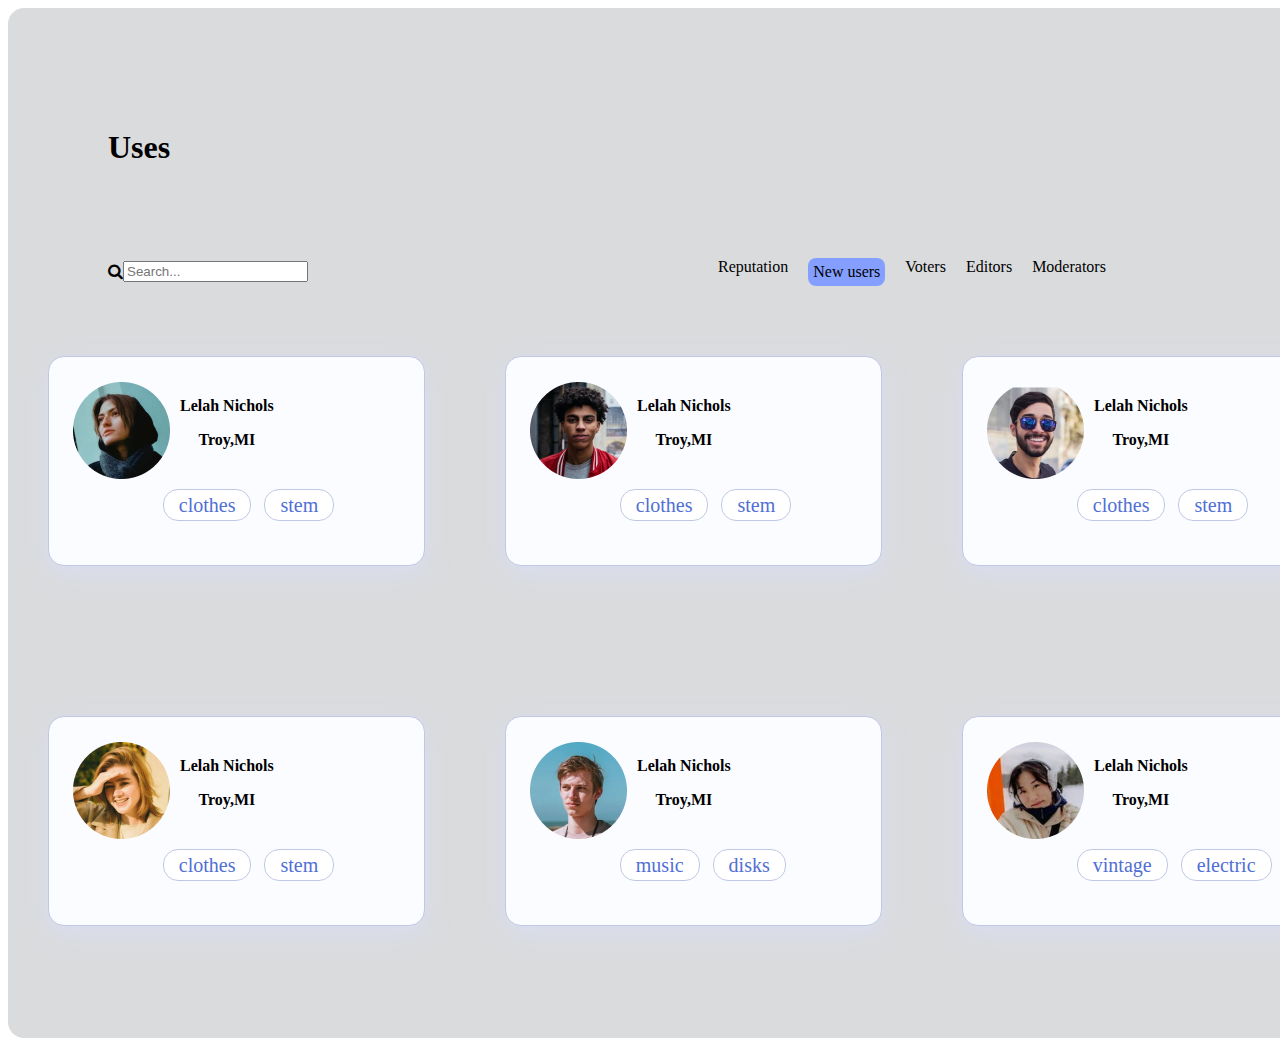
<file: test ver3 nguyenduc/bai so 3/index.html>
<!DOCTYPE html>
<html lang="en">
  <head>
    <meta charset="UTF-8" />
    <meta name="viewport" content="width=device-width, initial-scale=1.0" />
    <title>Document</title>
    <link rel="stylesheet" href="./style.css" />
    <link
      href="//maxcdn.bootstrapcdn.com/font-awesome/4.1.0/css/font-awesome.min.css"
      rel="stylesheet"
    />
  </head>
  <body>
    <div class="layout">
      <h1 class="uses1">Uses</h1>

      <div class="box">
        <div class="container-3">
          <span class="icon"><i class="fa fa-search"></i></span>
          <input type="search" id="search" placeholder="Search..." />
        </div>

        <div class="textone">
          <span>Reputation</span>
          <span class="newusers">New users</span>
          <span>Voters</span>
          <span>Editors</span>
          <span>Moderators</span>
        </div>
      </div>

      <div class="fomtone1">
        <div class="layout1">
          <img class="imgone" src="Ellipse1.png" alt="1" />
          <div class="Lelah">
            <b>
              Lelah Nichols
              <p>Troy,MI</p>
            </b>
          </div>

          <div class="hehe">
            <p class="text1">clothes</p>
            <p class="text1">stem</p>
          </div>
        </div>

        <div class="layout2">
          <img class="imgone" src="Ellipse2.png" alt="1" />
          <div class="Lelah">
            <b>
              Lelah Nichols
              <p>Troy,MI</p>
            </b>
          </div>
          <div class="hehe">
            <p class="text1">clothes</p>
            <p class="text1">stem</p>
          </div>
        </div>
        <div class="layout3">
          <img class="imgone" src="Ellipse3.png" alt="1" />
          <div class="Lelah">
            <b>
              Lelah Nichols
              <p>Troy,MI</p>
            </b>
          </div>

          <div class="hehe">
            <p class="text1">clothes</p>
            <p class="text1">stem</p>
          </div>
        </div>
      </div>

      <div class="fomtone2">
        <div class="layout4">
          <img class="imgone" src="Ellipse4.png" alt="1" />
          <div class="Lelah">
            <b>
              Lelah Nichols
              <p>Troy,MI</p>
            </b>
          </div>

          <div class="hehe">
            <p class="text1">clothes</p>
            <p class="text1">stem</p>
          </div>
        </div>

        <div class="layout5">
          <img class="imgone" src="Ellipse5.png" alt="1" />

          <div class="Lelah">
            <b>
              Lelah Nichols
              <p>Troy,MI</p>
            </b>
          </div>

          <div class="hehe">
            <p class="text1">music</p>
            <p class="text1">disks</p>
          </div>
        </div>

        <div class="layout6">
          <img class="imgone" src="Ellipse6.png" alt="1" />
          <div class="Lelah">
            <b>
              Lelah Nichols
              <p>Troy,MI</p>
            </b>
          </div>

          <div class="hehe">
            <p class="text1">vintage</p>
            <p class="text1">electric</p>
          </div>
        </div>
      </div>
    </div>
  </body>
</html>
</file>
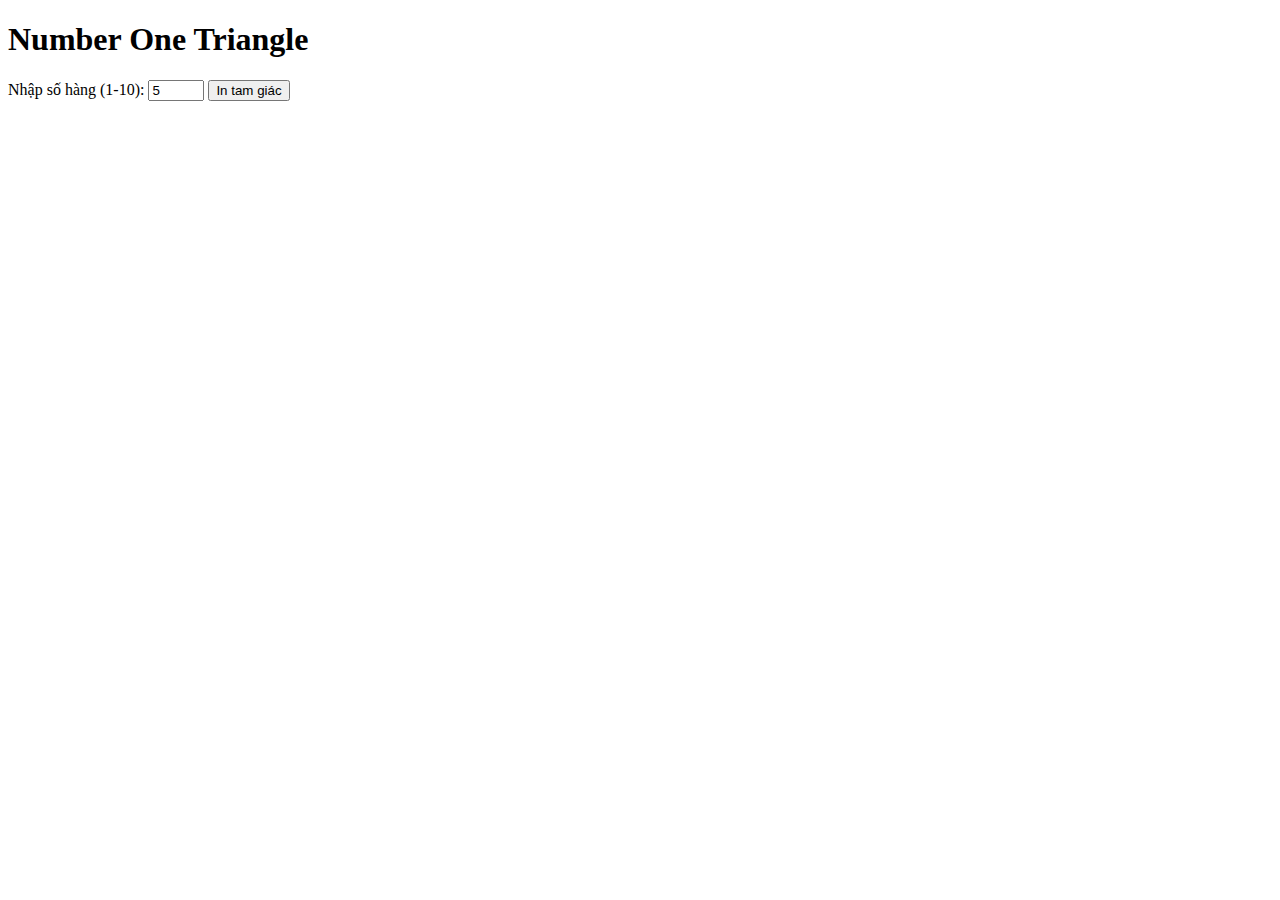
<file: test ver3 nguyenduc/bài so 2/index.html>
<!DOCTYPE html>
<html lang="en">
<head>
    <meta charset="UTF-8">
    <meta name="viewport" content="width=device-width, initial-scale=1.0">
    <title> bài số 2 Number One Triangle</title>
    <link rel="stylesheet" href="./style.css">
</head>
<body>
    <h1>Number One Triangle</h1>
    <label for="rowInput">Nhập số hàng (1-10):</label>
    <input type="number" id="rowInput" min="1" max="10" value="5">
    <button onclick="numberOneTriangle()">In tam giác</button>
    <pre id="triangleOutput"></pre>
    <script src="./app.js"></script>
</body>
</html>
</file>
<file: test ver3 nguyenduc/bai so 3/style.css>
body {
  text-align: center;
}

.layout {
  display: inline-flex;
  padding: 100px;
  flex-direction: column;
  align-items: flex-start;
  gap: 70px;
  border-radius: 16px;
  background: #dadbdd;
  width: 1213px;
  height: 830px;
}
.box {
  display: flex;
  align-items: center;
}

.container-3 {
  display: flex;
  align-items: center;
  margin-right: 10px;
}

#search {
  margin-right: 400px;
}

.textone {
  display: flex;
}
.newusers {
  border-radius: 8px;
  background: #849fff;
  padding: 5px;
}
.textone span {
  margin-right: 20px;
}

.imgone {
  display: inline-block;
}
.layout1 {
  margin-left: -60px;
  display: flex;
  align-items: center;
  width: 327px;
  height: 208px;
  border-radius: 16px;
  border: 1px solid #bfc8e5;
  background: #fbfcff;
  box-shadow: 0px 8px 23px 0px rgba(218, 224, 249, 0.7);
  display: flex;
  width: 327px;
  height: 160px;
  padding: 24px;
}
.layout2 {
  margin-left: 80px;
  display: flex;
  align-items: center;
  margin-bottom: 80px;
  border-radius: 16px;
  border: 1px solid #bfc8e5;
  background: #fbfcff;
  box-shadow: 0px 8px 23px 0px rgba(218, 224, 249, 0.7);
  display: flex;
  width: 327px;
  height: 160px;
  padding: 24px;
}

.layout3 {
  margin-left: 80px;
  display: flex;
  align-items: center;
  width: 327px;
  height: 208px;
  border-radius: 16px;
  border: 1px solid #bfc8e5;
  background: #fbfcff;
  box-shadow: 0px 8px 23px 0px rgba(218, 224, 249, 0.7);
  display: flex;
  width: 327px;
  height: 160px;
  padding: 24px;
}
.layout4 {
  margin-left: -60px;
  display: flex;
  align-items: center;
  width: 327px;
  height: 208px;
  border-radius: 16px;
  border: 1px solid #bfc8e5;
  background: #fbfcff;
  box-shadow: 0px 8px 23px 0px rgba(218, 224, 249, 0.7);
  display: flex;
  width: 327px;
  height: 160px;
  padding: 24px;
}
.layout5 {
  margin-left: 80px;
  display: flex;
  align-items: center;
  width: 327px;
  height: 208px;
  border-radius: 16px;
  border: 1px solid #bfc8e5;
  background: #fbfcff;
  box-shadow: 0px 8px 23px 0px rgba(218, 224, 249, 0.7);
  display: flex;
  width: 327px;
  height: 160px;
  padding: 24px;
}
.layout6 {
  margin-left: 80px;
  display: flex;
  align-items: center;
  width: 327px;
  height: 208px;
  border-radius: 16px;
  border: 1px solid #bfc8e5;
  background: #fbfcff;
  box-shadow: 0px 8px 23px 0px rgba(218, 224, 249, 0.7);
  display: flex;
  width: 327px;
  height: 160px;
  padding: 24px;
}
.imgone {
  text-align: left;
  margin-top: -60px;
  margin-right: 10px; /* Khoảng cách giữa ảnh và nội dung bên phải */
}

.Lelah {
  margin-top: -60px;
}
.hehe {
  margin-top: 90px;
  margin-right: -120px;
  margin-left: -120px;
}
.text1 {
  display: inline;
}

.text1 {
  margin-left: 9px;
  border-radius: 15px;
  border: 1px solid var(--bfc-8-e-6, #bfc8e5);
  background: #fff;
  color: #516fd4;
  font-family: Poppins;
  font-size: 20px;
  font-style: normal;
  font-weight: 500px;
  line-height: normal;
  padding: 4px;
  padding-left: 15px;
  padding-right: 15px;
  margin-right: 0px;
}

.fomtone2 {
  display: flex;
  justify-content: space-between;
  align-items: flex-start;
}
.fomtone1 {
  display: flex;
  justify-content: space-between;
  align-items: flex-start;
}
</file>
<file: test ver3 nguyenduc/bài so 2/style.css>
#triangleOutput {
    font-family: monospace;
    white-space: pre;
}
</file>
